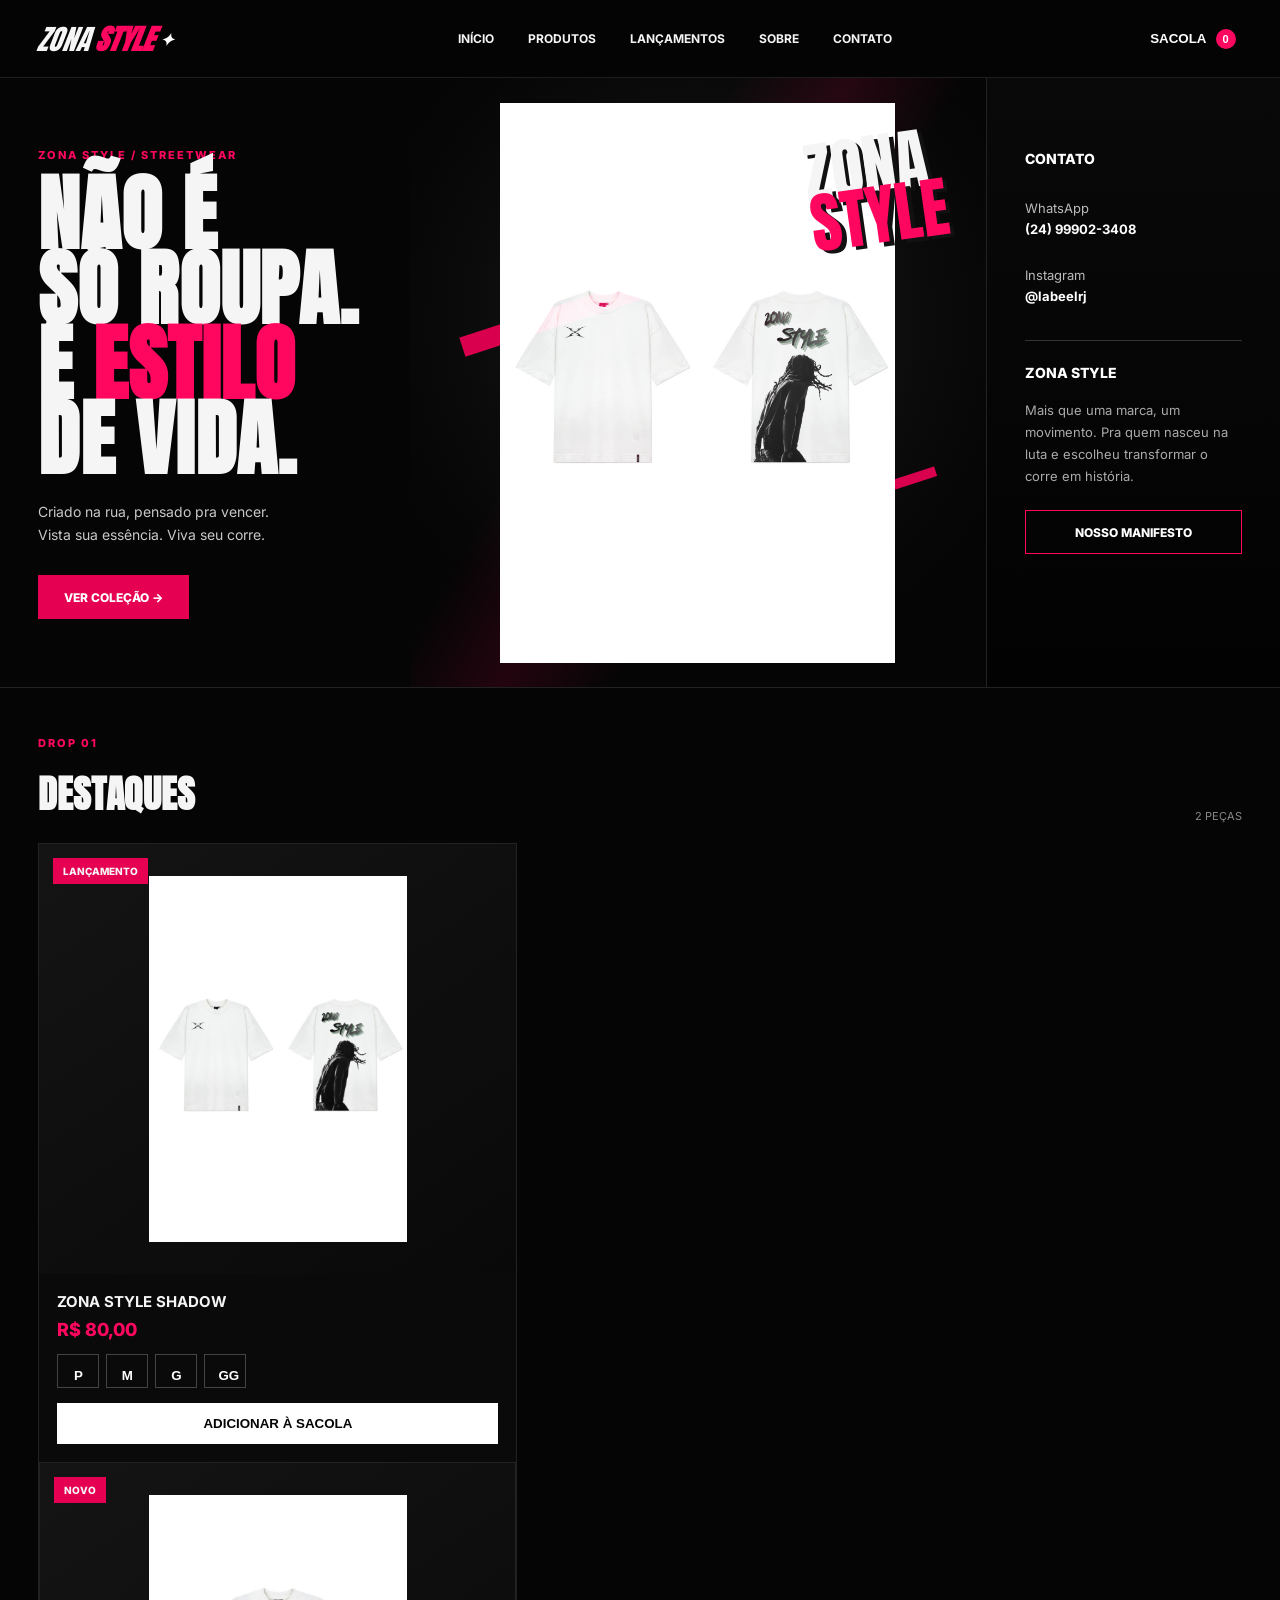
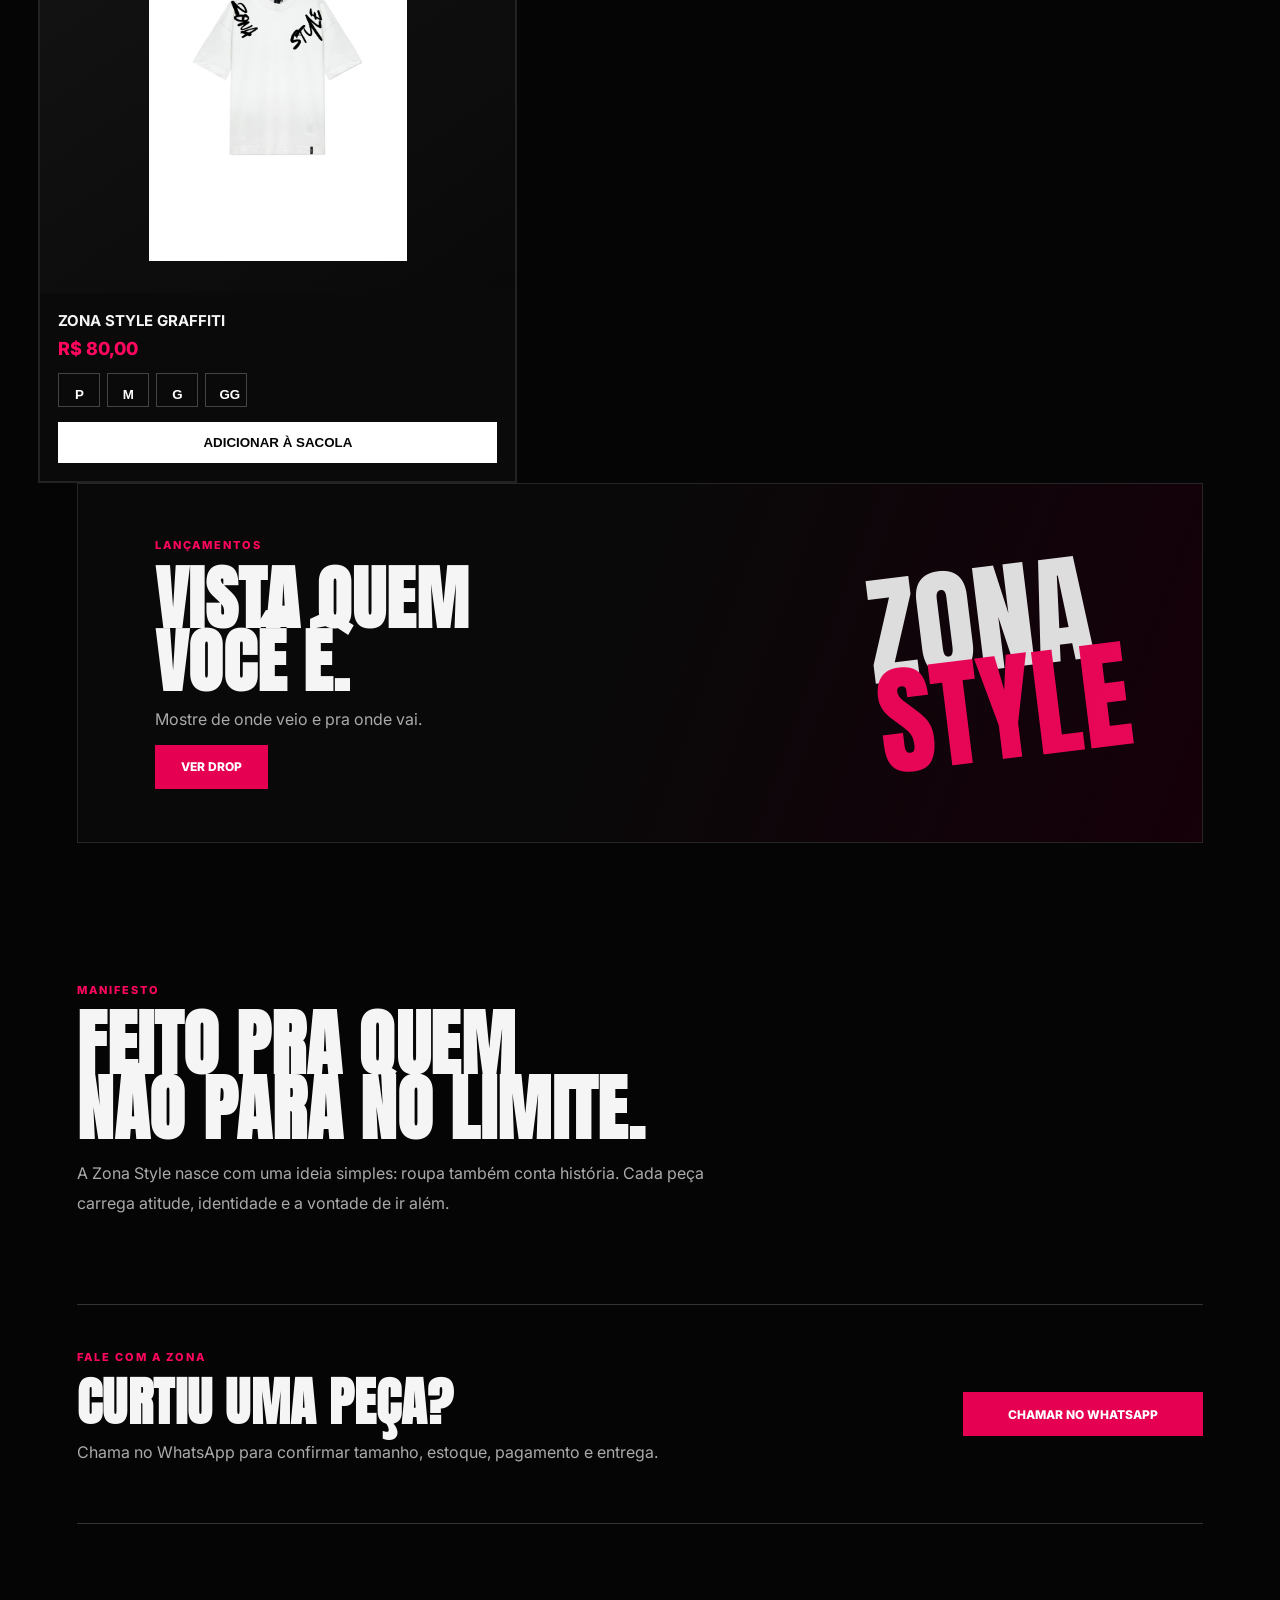
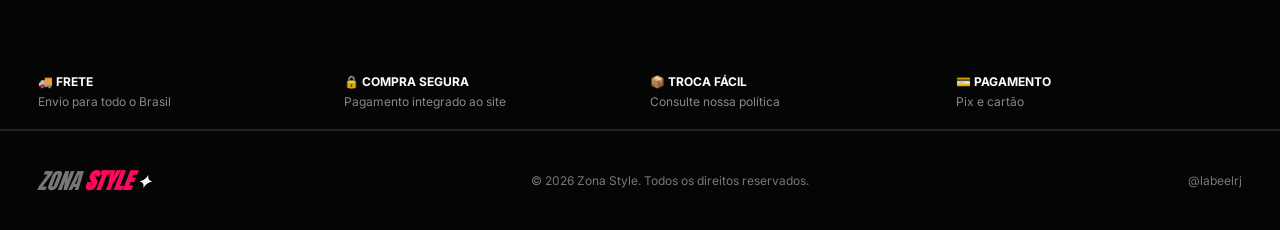
<file: index.html>
<!DOCTYPE html>
<html lang="pt-BR">
<head>
  <meta charset="UTF-8" />
  <meta name="viewport" content="width=device-width, initial-scale=1.0" />
  <meta name="description" content="Zona Style — streetwear feito pra quem corre atrás." />
  <title>Zona Style</title>
  <link rel="preconnect" href="https://fonts.googleapis.com">
  <link rel="preconnect" href="https://fonts.gstatic.com" crossorigin>
  <link href="https://fonts.googleapis.com/css2?family=Anton&family=Inter:wght@400;500;600;700;800&display=swap" rel="stylesheet">
  <link rel="stylesheet" href="style.css" />
</head>
<body>

  <header class="header">
    <a class="brand" href="#inicio" aria-label="Zona Style">
      <span>ZONA</span><strong>STYLE</strong><b>✦</b>
    </a>

    <button class="menu-btn" aria-label="Abrir menu" onclick="toggleMenu()">☰</button>

    <nav id="nav">
      <a href="#inicio">INÍCIO</a>
      <a href="#produtos">PRODUTOS</a>
      <a href="#lancamentos">LANÇAMENTOS</a>
      <a href="#sobre">SOBRE</a>
      <a href="#contato">CONTATO</a>
    </nav>

    <button class="cart-btn" onclick="toggleCart()">
      SACOLA <span id="cart-count">0</span>
    </button>
  </header>

  <main>
    <section id="inicio" class="hero">
      <div class="hero-copy">
        <p class="eyebrow">ZONA STYLE / STREETWEAR</p>
        <h1>NÃO É<br>SÓ ROUPA.<br>É <em>ESTILO</em><br>DE VIDA.</h1>
        <p class="sub">Criado na rua, pensado pra vencer.<br>Vista sua essência. Viva seu corre.</p>
        <a class="btn primary" href="#produtos">VER COLEÇÃO →</a>
      </div>

      <div class="hero-art">
        <div class="paint paint-1"></div>
        <div class="paint paint-2"></div>
        <img src="zona-style-shadow.png" alt="Camiseta Zona Style Shadow" />
        <div class="stamp">ZONA<br><span>STYLE</span></div>
      </div>

      <aside class="hero-side">
        <p class="side-label">CONTATO</p>
        <a href="https://wa.me/5524999023408" target="_blank" rel="noopener">WhatsApp<br><strong>(24) 99902-3408</strong></a>
        <a href="https://instagram.com/labeelrj" target="_blank" rel="noopener">Instagram<br><strong>@labeelrj</strong></a>
        <div class="divider"></div>
        <p class="side-label">ZONA STYLE</p>
        <p>Mais que uma marca, um movimento. Pra quem nasceu na luta e escolheu transformar o corre em história.</p>
        <a class="btn outline" href="#sobre">NOSSO MANIFESTO</a>
      </aside>
    </section>

    

    <section id="produtos" class="products-section">
      <div class="section-heading">
        <div>
          <p class="eyebrow">DROP 01</p>
          <h2>DESTAQUES</h2>
        </div>
        <span>2 PEÇAS</span>
      </div>

      <div class="product-grid">
        <article class="product-card">
          <div class="product-image">
            <span class="tag">LANÇAMENTO</span>
            <img src="zona-style-shadow.png" alt="Zona Style Shadow" />
          </div>
          <div class="product-info">
  <h3>ZONA STYLE SHADOW</h3>
  <p class="price">R$ 80,00</p>

  <div class="sizes" aria-label="Tamanhos disponíveis">
    <button type="button" onclick="selectSize(this)">P</button>
    <button type="button" onclick="selectSize(this)">M</button>
    <button type="button" onclick="selectSize(this)">G</button>
    <button type="button" onclick="selectSize(this)">GG</button>
  </div>

  <button onclick="addSelectedToCart('Zona Style Shadow', 80, this)">
    ADICIONAR À SACOLA
  </button>
</div>

        <article class="product-card">
          <div class="product-image">
            <span class="tag">NOVO</span>
            <img src="zona-style-graffiti.png" alt="Zona Style Graffiti" />
          </div>
          <div class="product-info">
  <h3>ZONA STYLE GRAFFITI</h3>
  <p class="price">R$ 80,00</p>

  <div class="sizes" aria-label="Tamanhos disponíveis">
    <button type="button" onclick="selectSize(this)">P</button>
    <button type="button" onclick="selectSize(this)">M</button>
    <button type="button" onclick="selectSize(this)">G</button>
    <button type="button" onclick="selectSize(this)">GG</button>
  </div>

  <button onclick="addSelectedToCart('Zona Style Graffiti', 80, this)">
    ADICIONAR À SACOLA
  </button>
</div>

</article>
</div>
    <section id="lancamentos" class="banner">
      <div>
        <p class="eyebrow">LANÇAMENTOS</p>
        <h2>VISTA QUEM<br>VOCÊ É.</h2>
        <p>Mostre de onde veio e pra onde vai.</p>
        <a class="btn primary" href="#produtos">VER DROP</a>
      </div>
      <div class="banner-type">ZONA<br><span>STYLE</span></div>
    </section>

    <section id="sobre" class="about">
      <p class="eyebrow">MANIFESTO</p>
      <h2>FEITO PRA QUEM<br>NÃO PARA NO LIMITE.</h2>
      <p>A Zona Style nasce com uma ideia simples: roupa também conta história. Cada peça carrega atitude, identidade e a vontade de ir além.</p>
    </section>

    <section id="contato" class="contact">
      <div>
        <p class="eyebrow">FALE COM A ZONA</p>
        <h2>CURTIU UMA PEÇA?</h2>
        <p>Chama no WhatsApp para confirmar tamanho, estoque, pagamento e entrega.</p>
      </div>
      <a class="btn primary" href="https://wa.me/5524999023408?text=Oi%20Zona%20Style!%20Quero%20saber%20mais%20sobre%20as%20pe%C3%A7as." target="_blank" rel="noopener">CHAMAR NO WHATSAPP</a>
    </section>
  </main>
<section class="benefits">
  <div><b>🚚 FRETE</b><span>Envio para todo o Brasil</span></div>
  <div><b>🔒 COMPRA SEGURA</b><span>Pagamento integrado ao site</span></div>
  <div><b>📦 TROCA FÁCIL</b><span>Consulte nossa política</span></div>
  <div><b>💳 PAGAMENTO</b><span>Pix e cartão</span></div>
</section>
  <footer>
    <div class="brand footer-brand"><span>ZONA</span><strong>STYLE</strong><b>✦</b></div>
    <p>© 2026 Zona Style. Todos os direitos reservados.</p>
    <a href="https://instagram.com/labeelrj" target="_blank" rel="noopener">@labeelrj</a>
  </footer>

  <div id="cart-overlay" class="cart-overlay" onclick="toggleCart()"></div>
  <aside id="cart" class="cart">
    <div class="cart-head">
      <h2>SUA SACOLA</h2>
      <button onclick="toggleCart()">✕</button>
    </div>
    <div id="cart-items" class="cart-items">
      <p class="empty">Sua sacola está vazia.</p>
    </div>
    <div class="cart-foot">
      <div class="total"><span>TOTAL</span><strong id="cart-total">R$ 0,00</strong></div>
      <button class="checkout" onclick="goToCheckout()">PAGAR PELO SITE</button>
      <small>Pagamento seguro integrado ao Mercado Pago. Ative as credenciais antes de publicar.</small>
    </div>
  </aside>

  <script src="script.js"></script>
</body>
</html>
</file>
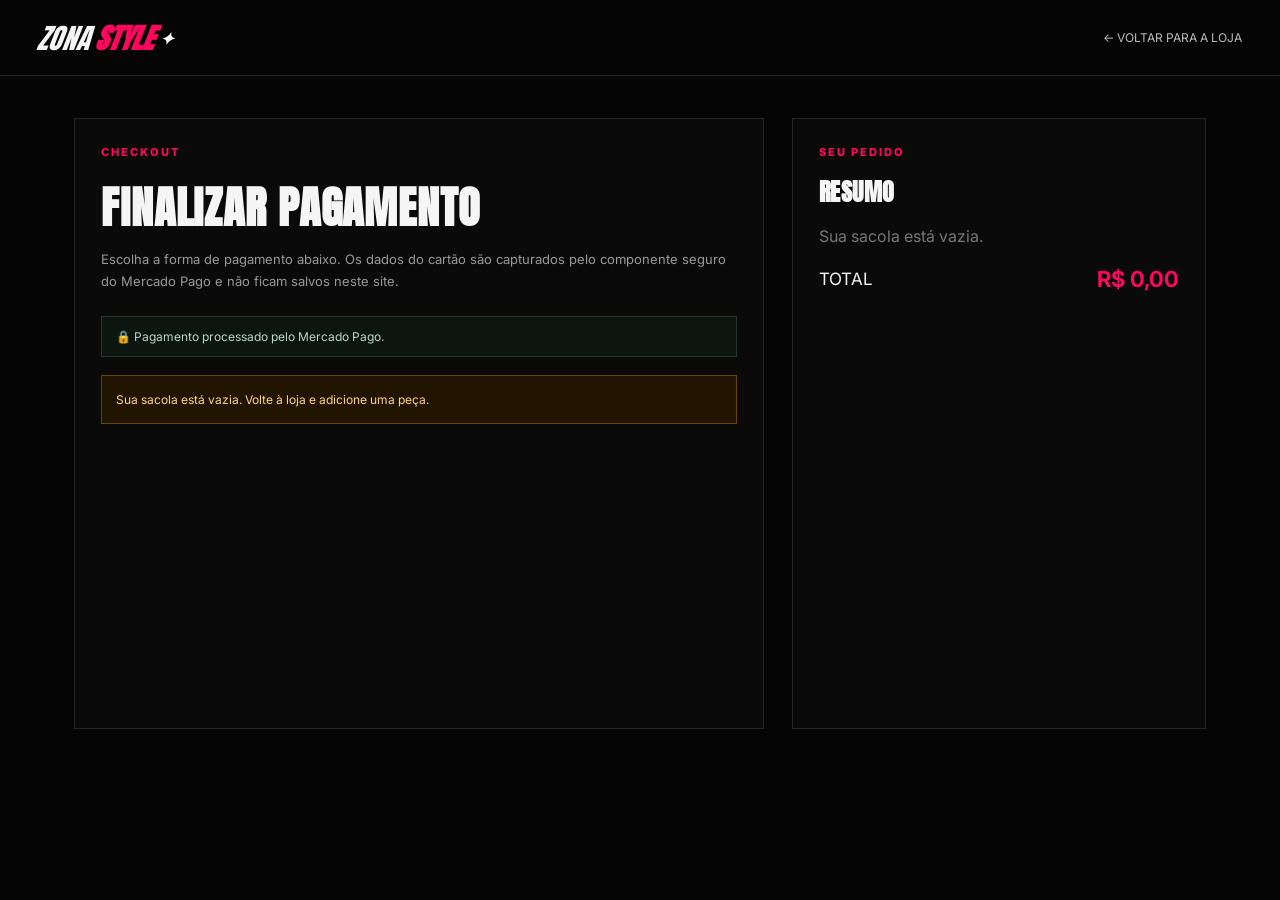
<file: checkout.html>
<!DOCTYPE html>
<html lang="pt-BR">
<head>
  <meta charset="UTF-8">
  <meta name="viewport" content="width=device-width, initial-scale=1.0">
  <title>Pagamento — Zona Style</title>
  <link rel="preconnect" href="https://fonts.googleapis.com">
  <link rel="preconnect" href="https://fonts.gstatic.com" crossorigin>
  <link href="https://fonts.googleapis.com/css2?family=Anton&family=Inter:wght@400;500;600;700;800&display=swap" rel="stylesheet">
  <link rel="stylesheet" href="style.css">
  <style>
    .checkout-page{min-height:100vh;background:#050505}
    .checkout-header{height:76px;border-bottom:1px solid #222;display:flex;align-items:center;justify-content:space-between;padding:0 3vw}
    .checkout-wrap{display:grid;grid-template-columns:minmax(0,1.25fr) minmax(320px,.75fr);gap:28px;max-width:1180px;margin:0 auto;padding:42px 24px 70px}
    .pay-panel,.order-panel{background:#0a0a0a;border:1px solid #252525;padding:26px}
    .pay-panel h1,.order-panel h2{font-family:Anton,sans-serif;margin:0 0 8px;letter-spacing:.02em}
    .pay-panel h1{font-size:44px}
    .pay-panel .intro{color:#999;font-size:13px;line-height:1.7;margin:0 0 24px}
    .secure-note{border:1px solid #27372d;background:#0b1610;padding:12px 14px;color:#bcd7c5;font-size:12px;margin-bottom:18px}
    .setup-warning{border:1px solid #694600;background:#211500;padding:14px;color:#ffd38a;font-size:12px;line-height:1.6;margin-bottom:18px;display:none}
    #paymentBrick_container{min-height:260px}
    .order-row{display:flex;justify-content:space-between;gap:14px;padding:14px 0;border-bottom:1px solid #222;font-size:13px}
    .order-row small{color:#777}
    .order-total{display:flex;justify-content:space-between;align-items:center;margin-top:20px;font-size:17px}
    .order-total strong{color:#ff075f;font-size:22px}
    .back-link{font-size:12px;color:#bbb}
    .payment-result{display:none;border:1px solid #333;margin-top:20px;padding:18px}
    .payment-result.ok{border-color:#245c36;background:#09140c}
    .payment-result.pending{border-color:#725715;background:#191407}
    .payment-result.error{border-color:#67252e;background:#18090b}
    .pix-box img{width:210px;max-width:100%;background:#fff;padding:8px;display:block;margin:16px auto}
    .pix-code{width:100%;min-height:84px;background:#050505;border:1px solid #333;color:#ddd;padding:10px;resize:none}
    .copy-pix{width:100%;border:0;background:#fff;color:#000;font-weight:800;padding:12px;cursor:pointer;margin-top:8px}
    @media(max-width:850px){.checkout-wrap{grid-template-columns:1fr}.order-panel{order:-1}.pay-panel h1{font-size:36px}}
  </style>
  <script src="https://sdk.mercadopago.com/js/v2"></script>
  <script src="config.js"></script>
</head>
<body class="checkout-page">
  <header class="checkout-header">
    <a class="brand" href="index.html"><span>ZONA</span><strong>STYLE</strong><b>✦</b></a>
    <a class="back-link" href="index.html">← VOLTAR PARA A LOJA</a>
  </header>

  <main class="checkout-wrap">
    <section class="pay-panel">
      <p class="eyebrow">CHECKOUT</p>
      <h1>FINALIZAR PAGAMENTO</h1>
      <p class="intro">Escolha a forma de pagamento abaixo. Os dados do cartão são capturados pelo componente seguro do Mercado Pago e não ficam salvos neste site.</p>

      <div class="secure-note">🔒 Pagamento processado pelo Mercado Pago.</div>
      <div id="setup-warning" class="setup-warning">
        O pagamento ainda não está ativado. Coloque sua Public Key em <b>config.js</b> e configure <b>MP_ACCESS_TOKEN</b> nas variáveis de ambiente da Vercel.
      </div>

      <div id="paymentBrick_container"></div>

      <div id="payment-result" class="payment-result"></div>
    </section>

    <aside class="order-panel">
      <p class="eyebrow">SEU PEDIDO</p>
      <h2>RESUMO</h2>
      <div id="order-items"></div>
      <div class="order-total">
        <span>TOTAL</span>
        <strong id="order-total">R$ 0,00</strong>
      </div>
    </aside>
  </main>

<script>
const PRODUCTS = {
  "Zona Style Shadow": { price: 80 },
  "Zona Style Graffiti": { price: 80 }
};

const cart = JSON.parse(localStorage.getItem("zonaStyleCart") || "[]")
  .filter(i => PRODUCTS[i.name] && Number(i.qty) > 0)
  .map(i => ({name:i.name, qty:Math.max(1, Math.floor(Number(i.qty)))}));

const total = cart.reduce((s,i)=>s + PRODUCTS[i.name].price * i.qty, 0);
document.getElementById("order-items").innerHTML = cart.length
  ? cart.map(i => `<div class="order-row"><div><b>${i.name}</b><br><small>Quantidade: ${i.qty}</small></div><strong>${(PRODUCTS[i.name].price*i.qty).toLocaleString("pt-BR",{style:"currency",currency:"BRL"})}</strong></div>`).join("")
  : '<p style="color:#777">Sua sacola está vazia.</p>';
document.getElementById("order-total").textContent = total.toLocaleString("pt-BR",{style:"currency",currency:"BRL"});

const publicKey = window.ZONA_STYLE_MP_PUBLIC_KEY;
const warning = document.getElementById("setup-warning");

function renderResult(data){
  const box = document.getElementById("payment-result");
  box.style.display = "block";
  const status = data.status || "";
  const pix = data.point_of_interaction?.transaction_data || {};

  if (pix.qr_code || pix.qr_code_base64) {
    box.className = "payment-result pending";
    box.innerHTML = `
      <h3>PIX GERADO</h3>
      <p>Escaneie o QR Code ou copie o código Pix.</p>
      ${pix.qr_code_base64 ? `<div class="pix-box"><img src="data:image/png;base64,${pix.qr_code_base64}" alt="QR Code Pix"></div>` : ""}
      ${pix.qr_code ? `<textarea id="pix-code" class="pix-code" readonly>${pix.qr_code}</textarea><button class="copy-pix" onclick="copyPix()">COPIAR CÓDIGO PIX</button>` : ""}
    `;
  } else if (status === "approved") {
    box.className = "payment-result ok";
    box.innerHTML = "<h3>PAGAMENTO APROVADO ✓</h3><p>Seu pagamento foi aprovado. Guarde o número do pagamento: <b>"+(data.id || "")+"</b>.</p>";
    localStorage.removeItem("zonaStyleCart");
  } else {
    box.className = status === "pending" || status === "in_process" ? "payment-result pending" : "payment-result error";
    box.innerHTML = "<h3>"+(status === "pending" || status === "in_process" ? "PAGAMENTO EM ANÁLISE" : "NÃO FOI POSSÍVEL CONCLUIR")+"</h3><p>Status: <b>"+(status || "não informado")+"</b>. "+(data.status_detail ? "Detalhe: "+data.status_detail : "")+"</p>";
  }
  box.scrollIntoView({behavior:"smooth", block:"center"});
}

function copyPix(){
  const el = document.getElementById("pix-code");
  el.select();
  navigator.clipboard.writeText(el.value);
  const btn = document.querySelector(".copy-pix");
  btn.textContent = "COPIADO ✓";
  setTimeout(()=>btn.textContent="COPIAR CÓDIGO PIX", 1500);
}

async function startPayment(){
  if (!cart.length || total <= 0) {
    warning.style.display = "block";
    warning.textContent = "Sua sacola está vazia. Volte à loja e adicione uma peça.";
    return;
  }

  if (!publicKey || publicKey === "SUA_PUBLIC_KEY_AQUI") {
    warning.style.display = "block";
    return;
  }

  try {
    const mp = new MercadoPago(publicKey, { locale: "pt-BR" });
    const bricksBuilder = mp.bricks();

    const settings = {
      initialization: { amount: total },
      customization: {
        visual: { style: { theme: "dark" } },
        paymentMethods: {
          bankTransfer: "all",
          creditCard: "all",
          debitCard: "all"
        }
      },
      callbacks: {
        onReady: () => {},
        onSubmit: ({ selectedPaymentMethod, formData }) => {
          return new Promise((resolve, reject) => {
            fetch("/api/process_payment", {
              method: "POST",
              headers: {"Content-Type":"application/json"},
              body: JSON.stringify({ formData, cart })
            })
            .then(async r => {
              const data = await r.json();
              if (!r.ok) throw data;
              renderResult(data);
              resolve();
            })
            .catch(err => {
              console.error(err);
              renderResult({status:"error", status_detail:err?.message || "Erro ao processar pagamento"});
              reject();
            });
          });
        },
        onError: (error) => console.error(error)
      }
    };

    window.paymentBrickController = await bricksBuilder.create("payment", "paymentBrick_container", settings);
  } catch (e) {
    console.error(e);
    warning.style.display = "block";
    warning.textContent = "Não foi possível carregar o checkout. Confira as credenciais e tente novamente.";
  }
}
startPayment();
</script>
</body>
</html>
</file>
<file: style.css>
*{box-sizing:border-box}html{scroll-behavior:smooth}body{margin:0;background:#050505;color:#f5f5f5;font-family:Inter,Arial,sans-serif}a{color:inherit;text-decoration:none}.topbar{height:38px;border-bottom:1px solid #202020;display:flex;align-items:center;justify-content:space-between;padding:0 3vw;font-size:11px;letter-spacing:.04em;background:#020202}.header{height:78px;border-bottom:1px solid #1e1e1e;display:grid;grid-template-columns:220px 1fr 150px;align-items:center;padding:0 3vw;position:sticky;top:0;background:rgba(5,5,5,.94);backdrop-filter:blur(12px);z-index:20}.brand{display:inline-flex;align-items:center;gap:5px;font-family:Anton,sans-serif;font-size:28px;font-style:italic;transform:skew(-8deg);width:max-content}.brand strong{color:#ff075f}.brand b{color:#fff;font-size:17px}.header nav{display:flex;justify-content:center;gap:34px;font-size:12px;font-weight:700}.header nav a{position:relative;padding:29px 0}.header nav a:hover:after{content:"";height:2px;background:#ff075f;position:absolute;left:0;right:0;bottom:21px}.cart-btn,.menu-btn{background:none;border:0;color:white;font-weight:800;cursor:pointer}.cart-btn{justify-self:end}.cart-btn span{display:inline-grid;place-items:center;background:#ff075f;border-radius:100px;min-width:20px;height:20px;margin-left:6px;font-size:11px}.menu-btn{display:none;font-size:22px}.hero{min-height:610px;display:grid;grid-template-columns:32% 45% 23%;border-bottom:1px solid #222}.hero-copy{padding:70px 3vw 45px;position:relative;z-index:2}.eyebrow{color:#ff075f;font-size:11px;font-weight:800;letter-spacing:.18em;margin:0 0 15px}.hero h1,.banner h2,.about h2,.contact h2{font-family:Anton,sans-serif;letter-spacing:.01em;line-height:.9;margin:0}.hero h1{font-size:clamp(54px,6.5vw,100px)}.hero h1 em{color:#ff075f;font-style:normal}.sub{color:#c8c8c8;line-height:1.7;font-size:14px;margin:23px 0 28px}.btn{display:inline-flex;align-items:center;justify-content:center;min-height:44px;padding:0 26px;font-size:12px;font-weight:800}.primary{background:#e50052;color:#fff}.outline{border:1px solid #ff075f;color:#fff}.hero-art{position:relative;overflow:hidden;background:radial-gradient(circle at 50% 40%,#252525 0,#0b0b0b 48%,#050505 73%);display:flex;align-items:center;justify-content:center}.hero-art:before{content:"";position:absolute;inset:0;background:linear-gradient(120deg,transparent 35%,rgba(255,0,86,.12),transparent 60%)}.hero-art img{width:83%;max-height:560px;object-fit:contain;filter:drop-shadow(0 20px 40px rgba(0,0,0,.6));mix-blend-mode:screen}.stamp{position:absolute;right:7%;top:10%;font-family:Anton,sans-serif;font-size:66px;line-height:.78;transform:rotate(-8deg);text-shadow:4px 4px 0 #111}.stamp span{color:#ff075f}.paint{position:absolute;background:#d9004d;filter:blur(.2px);transform:rotate(-18deg)}.paint-1{width:260px;height:20px;left:8%;top:36%}.paint-2{width:180px;height:10px;right:8%;bottom:30%}.hero-side{border-left:1px solid #222;padding:55px 3vw;background:linear-gradient(180deg,#090909,#020202)}.hero-side .side-label{font-weight:800;font-size:14px;color:white}.hero-side>a:not(.btn){display:block;padding:13px 0;color:#bbb;font-size:13px;line-height:1.6}.hero-side>a strong{color:#fff}.hero-side p{color:#aaa;font-size:13px;line-height:1.7}.divider{height:1px;background:#333;margin:20px 0}.hero-side .btn{margin-top:10px;width:100%}.benefits{display:grid;grid-template-columns:repeat(4,1fr);border-bottom:1px solid #222;padding:20px 3vw;gap:20px}.benefits div{display:flex;flex-direction:column;gap:5px;font-size:12px}.benefits b{color:#fff}.benefits span{color:#888}.products-section{padding:48px 3vw 70px}.section-heading{display:flex;align-items:end;justify-content:space-between;margin-bottom:20px}.section-heading h2{font-family:Anton,sans-serif;font-size:38px;margin:0}.section-heading>span{font-size:11px;color:#888}.product-grid{display:grid;grid-template-columns:repeat(2,minmax(0,1fr));gap:22px;max-width:980px}.product-card{border:1px solid #222;background:#0a0a0a}.product-image{height:430px;background:linear-gradient(145deg,#141414,#090909);position:relative;display:flex;align-items:center;justify-content:center;overflow:hidden}.product-image img{width:85%;height:85%;object-fit:contain;transition:.35s}.product-card:hover .product-image img{transform:scale(1.03)}.tag{position:absolute;z-index:2;left:14px;top:14px;background:#e50052;padding:7px 10px;font-size:10px;font-weight:800}.product-info{padding:18px}.product-info h3{font-size:15px;margin:0 0 8px}.price{font-weight:800;color:#ff075f;font-size:18px;margin:0 0 14px}.sizes{display:flex;gap:7px;margin-bottom:15px}.sizes span{border:1px solid #444;width:35px;height:31px;display:grid;place-items:center;font-size:11px}.product-info button{width:100%;border:0;background:#fff;color:#050505;padding:13px;font-weight:800;cursor:pointer}.product-info button:hover{background:#ff075f;color:white}.banner{margin:0 3vw 70px;min-height:360px;border:1px solid #262626;background:linear-gradient(110deg,#090909 0,#090909 45%,#16000a 100%);display:flex;align-items:center;justify-content:space-between;padding:50px 6vw;overflow:hidden}.banner h2{font-size:70px}.banner p:not(.eyebrow){color:#aaa}.banner-type{font-family:Anton,sans-serif;font-size:120px;line-height:.75;transform:rotate(-7deg);opacity:.9}.banner-type span{color:#ff075f}.about{padding:70px 3vw;max-width:900px}.about h2{font-size:72px}.about>p:last-child{color:#aaa;line-height:1.9;max-width:650px}.contact{margin:0 3vw 60px;border-top:1px solid #333;border-bottom:1px solid #333;padding:45px 0;display:flex;justify-content:space-between;align-items:center;gap:30px}.contact h2{font-size:52px}.contact p:not(.eyebrow){color:#aaa}.contact .btn{min-width:240px}footer{border-top:1px solid #222;padding:30px 3vw;display:flex;align-items:center;justify-content:space-between;color:#777;font-size:12px}.footer-brand{font-size:22px}.cart-overlay{position:fixed;inset:0;background:rgba(0,0,0,.6);z-index:39;opacity:0;pointer-events:none;transition:.3s}.cart-overlay.open{opacity:1;pointer-events:auto}.cart{position:fixed;right:0;top:0;height:100vh;width:min(420px,92vw);background:#0b0b0b;border-left:1px solid #333;z-index:40;transform:translateX(100%);transition:.3s;display:flex;flex-direction:column}.cart.open{transform:translateX(0)}.cart-head{display:flex;justify-content:space-between;align-items:center;padding:24px;border-bottom:1px solid #222}.cart-head h2{font-family:Anton,sans-serif;letter-spacing:.04em;margin:0}.cart-head button{background:none;border:0;color:#fff;font-size:22px;cursor:pointer}.cart-items{padding:20px;flex:1;overflow:auto}.empty{color:#777}.cart-item{display:grid;grid-template-columns:1fr auto;gap:8px;border-bottom:1px solid #222;padding:15px 0}.cart-item b{font-size:13px}.cart-item span{color:#ff075f;font-weight:800}.cart-item button{background:none;border:0;color:#999;cursor:pointer}.cart-foot{padding:20px;border-top:1px solid #222}.total{display:flex;justify-content:space-between;margin-bottom:15px}.checkout{width:100%;background:#e50052;border:0;color:#fff;padding:14px;font-weight:800;cursor:pointer}.cart-foot small{display:block;color:#777;margin-top:10px;line-height:1.5}.toast{position:fixed;left:50%;bottom:24px;transform:translate(-50%,20px);background:#fff;color:#050505;padding:12px 18px;font-weight:800;font-size:12px;z-index:50;opacity:0;transition:.25s}.toast.show{opacity:1;transform:translate(-50%,0)}@media(max-width:900px){.topbar{justify-content:center}.topbar>div:not(:nth-child(2)){display:none}.header{grid-template-columns:1fr auto auto;height:68px}.header nav{display:none;position:absolute;top:68px;left:0;right:0;background:#080808;border-bottom:1px solid #222;flex-direction:column;gap:0;padding:10px 20px}.header nav.open{display:flex}.header nav a{padding:14px 0}.menu-btn{display:block;margin-right:12px}.hero{grid-template-columns:1fr}.hero-copy{padding-top:55px}.hero-art{min-height:420px}.hero-side{border-left:0;border-top:1px solid #222}.benefits{grid-template-columns:repeat(2,1fr)}.product-grid{grid-template-columns:1fr}.product-image{height:380px}.banner{align-items:flex-start}.banner h2,.about h2{font-size:52px}.banner-type{font-size:70px}.contact{flex-direction:column;align-items:flex-start}footer{gap:20px;flex-wrap:wrap}}@media(max-width:560px){.brand{font-size:22px}.cart-btn{font-size:11px}.hero h1{font-size:58px}.hero-copy{padding-left:20px;padding-right:20px}.hero-art{min-height:330px}.hero-side{padding:35px 20px}.benefits{grid-template-columns:1fr 1fr;padding:18px 20px}.products-section{padding-left:20px;padding-right:20px}.product-image{height:320px}.banner{margin-left:20px;margin-right:20px;padding:35px 25px;min-height:320px}.banner-type{display:none}.about{padding-left:20px;padding-right:20px}.about h2,.contact h2{font-size:44px}.contact{margin-left:20px;margin-right:20px}footer{padding-left:20px;padding-right:20px}}

.sizes button {
  width: 42px;
  height: 34px;
  border: 1px solid #444;
  background: #0a0a0a;
  color: white;
  cursor: pointer;
  font-weight: 800;
}

.sizes button:hover {
  border-color: #ff075f;
}

.sizes button.selected {
  background: #ff075f;
  border-color: #ff075f;
  color: white;
}
.product-info > button {
  width: 100%;
  border: 0;
  background: #ffffff;
  color: #050505;
  padding: 13px;
  font-weight: 800;
  cursor: pointer;
}

.product-info > button:hover {
  background: #ffffff;
  color: #050505;
}
</file>
